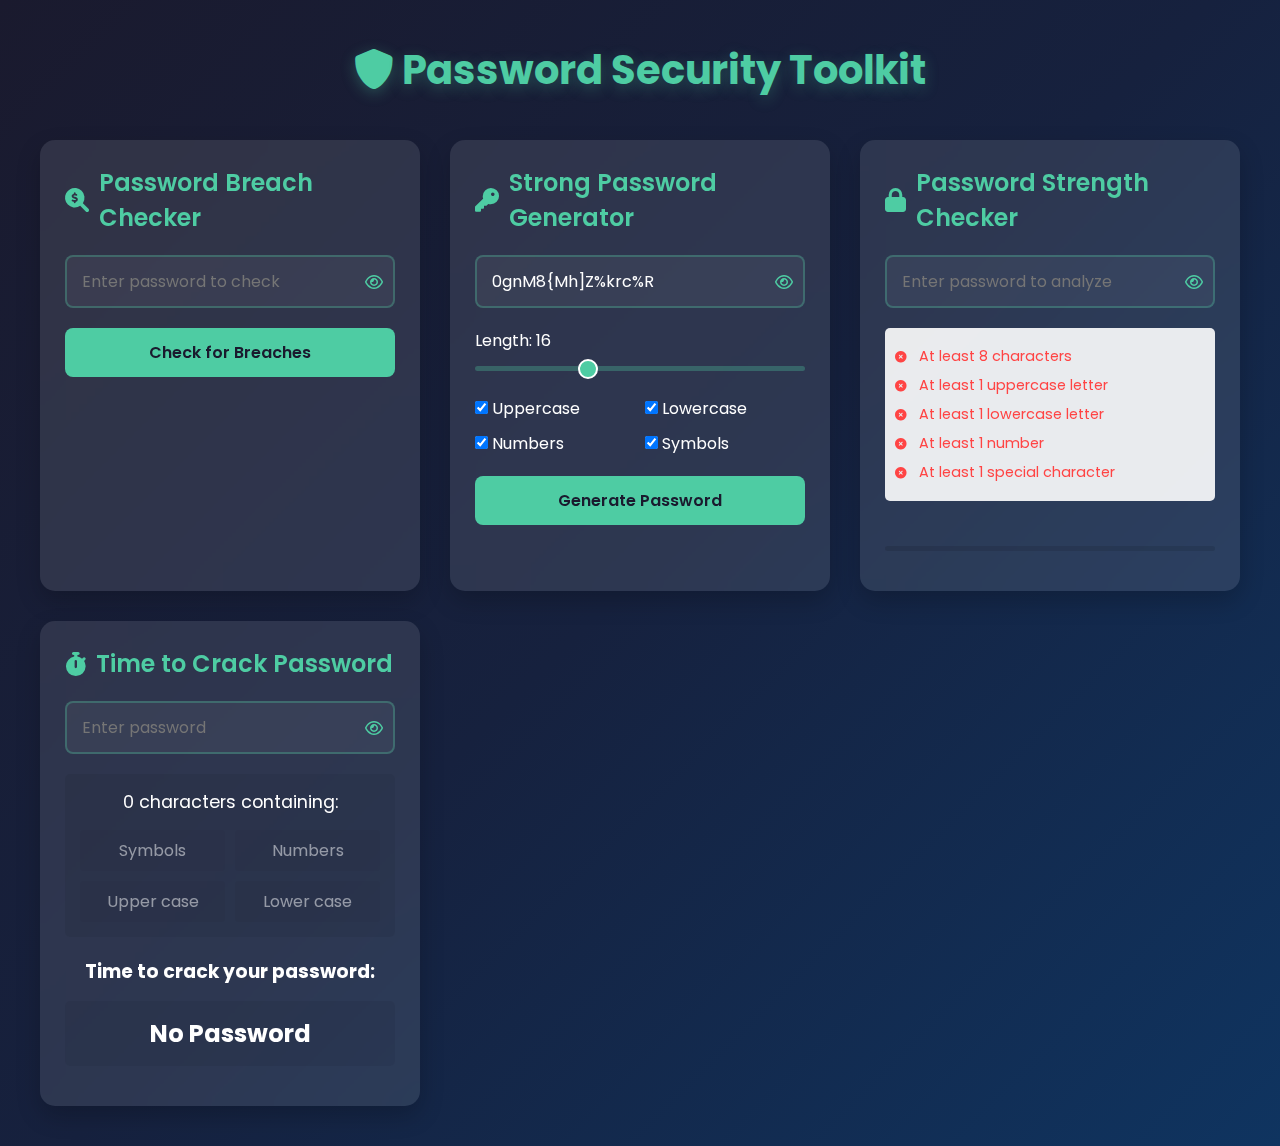
<file: index.html>
<!DOCTYPE html>
<html lang="en">
<head>
    <meta charset="UTF-8">
    <meta name="viewport" content="width=device-width, initial-scale=1.0">
    <title>Password Security Toolkit</title>
    <link rel="stylesheet" href="style.css">
    <link href='https://fonts.googleapis.com/css?family=Poppins:400,500,600,700' rel='stylesheet'>
    <link rel="stylesheet" href="https://cdnjs.cloudflare.com/ajax/libs/font-awesome/6.0.0/css/all.min.css">
</head>
<body>
    <div class="container">
        <h1><i class="fas fa-shield-alt"></i> Password Security Toolkit</h1>
        <div class="tool-box">
            <!-- Password Breach Checker -->
            <div class="tool">
                <div class="tool-header">
                    <i class="fas fa-search-dollar tool-icon"></i>
                    <h2>Password Breach Checker</h2>
                </div>
                <div class="input-wrapper">
                    <input type="password" id="breachPassword" placeholder="Enter password to check">
                    <span class="toggle-password" onclick="togglePasswordVisibility('breachPassword')">
                        <i class="far fa-eye"></i>
                    </span>
                </div>
                <button onclick="checkBreaches()">Check for Breaches</button>
                <div id="breachResult" class="result-box"></div>
            </div>

            <!-- Password Generator -->
            <div class="tool">
                <div class="tool-header">
                    <i class="fas fa-key tool-icon"></i>
                    <h2>Strong Password Generator</h2>
                </div>
                <div class="input-wrapper">
                    <input type="text" id="generatedPassword" readonly>
                    <span class="toggle-password" onclick="togglePasswordVisibility('generatedPassword')">
                        <i class="far fa-eye"></i>
                    </span>
                </div>
                <div class="options">
                    <label>Length: <span id="lengthValue">16</span></label>
                    <input type="range" id="passwordLength" min="8" max="32" value="16">
                    <div class="checkbox-group">
                        <label><input type="checkbox" id="uppercase" checked> Uppercase</label>
                        <label><input type="checkbox" id="lowercase" checked> Lowercase</label>
                        <label><input type="checkbox" id="numbers" checked> Numbers</label>
                        <label><input type="checkbox" id="symbols" checked> Symbols</label>
                    </div>
                </div>
                <button onclick="generatePassword()">Generate Password</button>
            </div>

            <!-- Password Strength Checker -->
            <div class="tool">
                <div class="tool-header">
                    <i class="fas fa-lock tool-icon"></i>
                    <h2>Password Strength Checker</h2>
                </div>
                <div class="input-wrapper">
                    <input type="password" id="passwordToCheck" placeholder="Enter password to analyze">
                    <span class="toggle-password" onclick="togglePasswordVisibility('passwordToCheck')">
                        <i class="far fa-eye"></i>
                    </span>
                </div>
                <div class="requirements-list">
                    <div class="requirement" id="lengthReq">
                        <i class="fas fa-times-circle"></i> At least 8 characters
                    </div>
                    <div class="requirement" id="upperReq">
                        <i class="fas fa-times-circle"></i> At least 1 uppercase letter
                    </div>
                    <div class="requirement" id="lowerReq">
                        <i class="fas fa-times-circle"></i> At least 1 lowercase letter
                    </div>
                    <div class="requirement" id="numberReq">
                        <i class="fas fa-times-circle"></i> At least 1 number
                    </div>
                    <div class="requirement" id="symbolReq">
                        <i class="fas fa-times-circle"></i> At least 1 special character
                    </div>
                </div>
                <div id="strengthResult" class="result-box"></div>
                <div class="strength-bar-container">
                    <div class="strength-bar"></div>
                </div>
            </div>

            <!-- Time to Crack Password -->
            <div class="tool password-crack-time">
                <div class="tool-header">
                    <i class="fas fa-stopwatch tool-icon"></i>
                    <h2>Time to Crack Password</h2>
                </div>
                <div class="input-wrapper">
                    <input type="password" id="crackTimeCheck" placeholder="Enter password">
                    <span class="toggle-password" onclick="togglePasswordVisibility('crackTimeCheck')">
                        <i class="far fa-eye"></i>
                    </span>
                </div>
                <div class="password-info">
                    <div class="char-count">
                        <span id="crackCharCount">0</span> characters containing:
                    </div>
                    <div class="criteria-grid">
                        <div id="crackHasSymbols">Symbols</div>
                        <div id="crackHasNumbers">Numbers</div>
                        <div id="crackHasUpper">Upper case</div>
                        <div id="crackHasLower">Lower case</div>
                    </div>
                </div>
                <div class="crack-time-result">
                    <h3>Time to crack your password:</h3>
                    <div id="timeToBreak" class="time-display">No Password</div>
                </div>
            </div>
        </div>
    </div>
    <script src="script.js"></script>
</body>
</html>
</file>
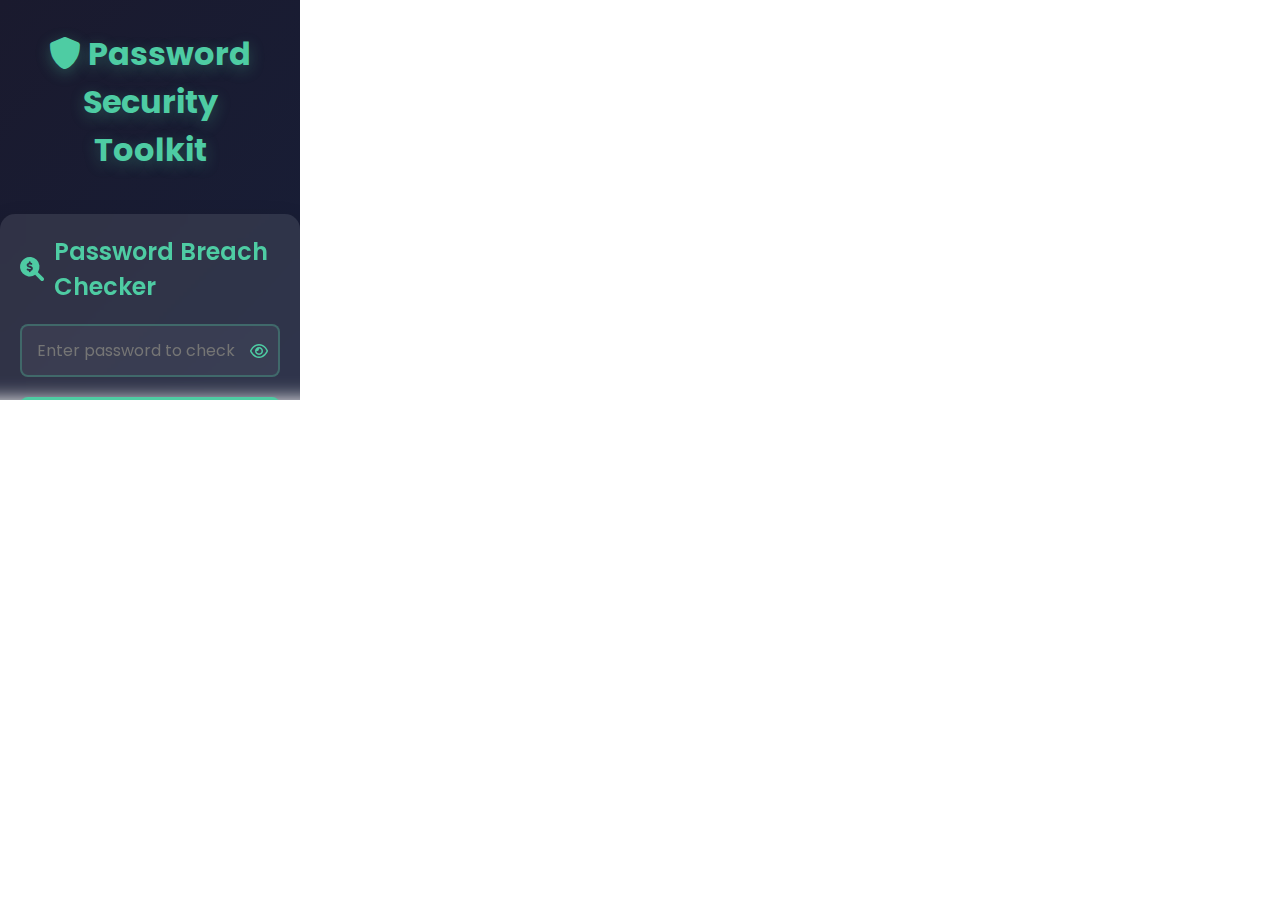
<file: popup.html>
<!DOCTYPE html>
<html>

<head>
    <title>Password Security Toolkit</title>
    <style>
        body {
            margin: 0;
            padding: 0;
            width: 300px;
            height: 400px;
        }

        iframe {
            border: none;
            width: 100%;
            height: 100%;
        }
    </style>
</head>

<body>
    <iframe src="https://obaidullahtalukdar.github.io/pst/"></iframe>
</body>

</html>
</file>
<file: style.css>
* {
    margin: 0;
    padding: 0;
    box-sizing: border-box;
    font-family: 'Poppins', sans-serif;
}

body {
    background: linear-gradient(135deg, #1a1a2e, #16213e, #0f3460);
    color: #ffffff;
    min-height: 100vh;
    display: flex;
    justify-content: center;
    align-items: center;
    padding: 20px;
}

.container {
    width: 100%;
    max-width: 1400px;
    padding: 20px;
}

h1 {
    text-align: center;
    font-size: 2.5rem;
    color: #4ecca3;
    margin-bottom: 40px;
    font-weight: 700;
    text-shadow: 0 4px 15px rgba(78, 204, 163, 0.3);
}

.tool-box {
    display: grid;
    grid-template-columns: repeat(auto-fit, minmax(300px, 1fr));
    gap: 30px;
    justify-content: center;
}

.tool {
    background: rgba(255, 255, 255, 0.1);
    backdrop-filter: blur(10px);
    padding: 25px;
    border-radius: 15px;
    box-shadow: 0 10px 25px rgba(0, 0, 0, 0.2);
    transition: transform 0.3s ease;
}

.tool:hover {
    transform: translateY(-5px);
}

.tool-header {
    display: flex;
    align-items: center;
    margin-bottom: 20px;
}

.tool-icon {
    font-size: 24px;
    color: #4ecca3;
    margin-right: 10px;
}

h2 {
    color: #4ecca3;
    font-size: 1.5rem;
    font-weight: 600;
}

.input-wrapper {
    position: relative;
    margin-bottom: 20px;
}

.input-wrapper input {
    width: 100%;
    padding: 12px 40px 12px 15px;
    border: 2px solid rgba(78, 204, 163, 0.3);
    border-radius: 8px;
    background: rgba(255, 255, 255, 0.05);
    color: #ffffff;
    font-size: 1rem;
    transition: all 0.3s ease;
}

.input-wrapper input:focus {
    outline: none;
    border-color: #4ecca3;
    box-shadow: 0 0 10px rgba(78, 204, 163, 0.2);
}

.toggle-password {
    position: absolute;
    right: 12px;
    top: 50%;
    transform: translateY(-50%);
    cursor: pointer;
    color: #4ecca3;
}

.options {
    margin-bottom: 20px;
}

.checkbox-group {
    display: grid;
    grid-template-columns: repeat(2, 1fr);
    gap: 10px;
    margin-top: 15px;
}

input[type="range"] {
    width: 100%;
    margin: 10px 0;
    -webkit-appearance: none;
    appearance: none;
    background: rgba(78, 204, 163, 0.3);
    height: 5px;
    border-radius: 5px;
}

input[type="range"]::-webkit-slider-thumb {
    -webkit-appearance: none;
    width: 20px;
    height: 20px;
    border-radius: 50%;
    background: #4ecca3;
    cursor: pointer;
    border: 2px solid #ffffff;
}

button {
    width: 100%;
    padding: 12px;
    border: none;
    border-radius: 8px;
    background: #4ecca3;
    color: #1a1a2e;
    font-size: 1rem;
    font-weight: 600;
    cursor: pointer;
    transition: all 0.3s ease;
}

button:hover {
    background: #45b393;
    transform: translateY(-2px);
}

.result-box {
    text-align: center;
    font-size: 1.1em;
    font-weight: bold;
    padding: 10px;
    border-radius: 5px;
    margin: 10px 0;
    transition: all 0.3s ease;
}

.strength-details {
    margin-top: 15px;
    font-size: 0.85rem;
    color: #ccc;
}

.strength-bar-container {
    width: 100%;
    height: 5px;
    background: rgba(0, 0, 0, 0.1);
    margin: 15px 0;
    border-radius: 3px;
    overflow: hidden;
}

.strength-bar {
    height: 100%;
    width: 0;
    transition: all 0.3s ease;
    border-radius: 3px;
}

.strength-bar.very-weak { 
    width: 20%; 
    background: #ff4444;
}
.strength-bar.weak { 
    width: 40%; 
    background: #ff8800;
}
.strength-bar.moderate { 
    width: 60%; 
    background: #ffbb33;
}
.strength-bar.strong { 
    width: 80%; 
    background: #00C851;
}
.strength-bar.very-strong { 
    width: 100%; 
    background: #007E33;
}

.crack-time-container {
    background: rgba(255, 255, 255, 0.9);
    padding: 20px;
    border-radius: 8px;
    margin-top: 20px;
    transition: all 0.3s ease;
}

.crack-time {
    font-size: 1.3em;
    text-align: center;
    padding: 15px;
    border-radius: 5px;
    margin: 10px 0;
    background: rgba(0, 0, 0, 0.05);
    transition: all 0.3s ease;
}

.crack-time.very-weak { 
    background: rgba(255, 68, 68, 0.1);
    color: #ff4444;
}

.crack-time.weak { 
    background: rgba(255, 136, 0, 0.1);
    color: #ff8800;
}

.crack-time.moderate { 
    background: rgba(255, 187, 51, 0.1);
    color: #ffbb33;
}

.crack-time.strong { 
    background: rgba(0, 200, 81, 0.1);
    color: #00C851;
}

.crack-time.very-strong { 
    background: rgba(0, 126, 51, 0.1);
    color: #007E33;
}

.crack-time-container h3 {
    color: #2c3e50;
    margin-bottom: 15px;
    text-align: center;
}

@media (max-width: 768px) {
    .container {
        padding: 10px;
    }
    
    h1 {
        font-size: 2rem;
    }
    
    .tool {
        padding: 20px;
    }
    
    .checkbox-group {
        grid-template-columns: 1fr;
    }
}

/* Password Requirements Styling */
.password-requirements {
    margin: 15px 0;
    padding: 15px;
    background: rgba(255, 255, 255, 0.9);
    border-radius: 5px;
}

.requirement {
    margin: 8px 0;
    color: #666;
    transition: all 0.3s ease;
}

.requirement i {
    font-size: 0.8em;
    margin-right: 8px;
}

.requirement.met {
    color: #2ecc71;
}

.requirement.met i {
    color: #2ecc71;
}

/* Password Suggestions Styling */
.password-suggestions {
    margin: 15px 0;
    padding: 15px;
    background: rgba(255, 255, 255, 0.9);
    border-radius: 5px;
}

.password-suggestions h4 {
    color: #2c3e50;
    margin: 0 0 10px 0;
}

.password-suggestions ul {
    margin: 0;
    padding-left: 20px;
}

.password-suggestions li {
    color: #666;
    margin: 5px 0;
}

.suggestion-highlight {
    color: #3498db;
    font-weight: bold;
}

.requirements-list {
    margin: 10px 0;
    padding: 10px;
    background: rgba(255, 255, 255, 0.9);
    border-radius: 5px;
}

.requirement {
    margin: 8px 0;
    color: #ff4444;
    font-size: 0.9em;
    transition: all 0.3s ease;
}

.requirement i {
    margin-right: 8px;
}

.requirement.valid {
    color: #2ecc71;
}

.requirement.valid i:before {
    content: "\f00c"; /* FontAwesome check icon */
}

/* New styles for 4th tool */
.password-crack-time {
    text-align: center;
}

.password-info {
    margin: 20px 0;
    padding: 15px;
    background: rgba(0, 0, 0, 0.05);
    border-radius: 5px;
}

.char-count {
    font-size: 1.1em;
    margin-bottom: 15px;
}

.criteria-grid {
    display: grid;
    grid-template-columns: repeat(2, 1fr);
    gap: 10px;
    margin-top: 10px;
}

.criteria-grid div {
    padding: 8px;
    background: rgba(0, 0, 0, 0.05);
    border-radius: 4px;
    opacity: 0.5;
    transition: all 0.3s ease;
}

.criteria-grid div.active {
    opacity: 1;
    background: rgba(78, 204, 163, 0.2);
    color: #4ecca3;
}

.crack-time-result {
    margin-top: 20px;
}

.time-display {
    font-size: 1.5em;
    font-weight: bold;
    margin: 15px 0;
    padding: 15px;
    background: rgba(0, 0, 0, 0.05);
    border-radius: 5px;
    transition: all 0.3s ease;
}

.button-group {
    position: absolute;
    right: 10px;
    top: 50%;
    transform: translateY(-50%);
    display: flex;
    gap: 10px;
}

.copy-password {
    cursor: pointer;
    color: #4ecca3;
    transition: all 0.3s ease;
}

.copy-password:hover {
    color: #2ecc71;
}

/* Make the password input clickable */
#generatedPassword {
    cursor: pointer;
}

/* Copy success animation */
.copy-success {
    animation: copyFeedback 0.5s ease;
}

@keyframes copyFeedback {
    0% { transform: scale(1); }
    50% { transform: scale(1.2); }
    100% { transform: scale(1); }
}
</file>
